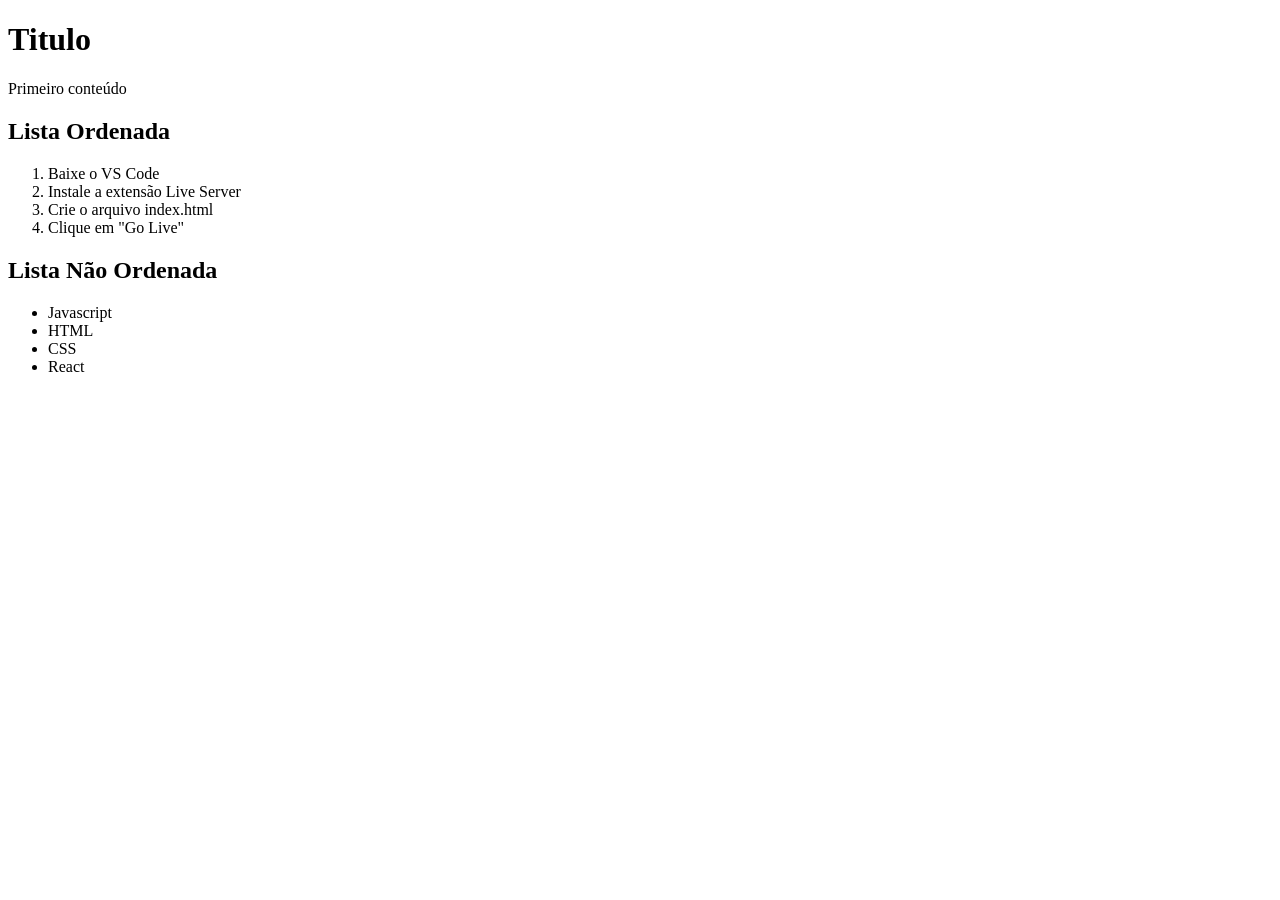
<file: S07/index.html>
<!-- raiz / -> index.html
url.com/contato -> contato.html
url.com/sobre -> sobre.html -->

<!DOCTYPE html>
<html lang="pt-br">

<head>
    <meta charset="UTF-8">
    <meta name="viewport" content="width=device-width, initial-scale=1.0">
    <title>SCTEC Semana 07</title>
</head>

<body>
    <!-- REGRAS SEMANTICAS -->
    <!-- EXISTA APENAS UM H1 (titulo) na página html -->

    <!-- Titulo e subtitulos -->
    <!-- h1, h2, h3, h4, h5, h6 -->

    <!-- Textos -->
    <!-- p, span -->

    <!-- ORGANIZACAO DE CONTEUDO -->
    <!-- div, section, footer, header, nav, article -->
    <!-- <section> organiza o conteudo. <div> organiza o visual. -->


    <!-- Conteudo Principal -->
    <div>
        <h1>Titulo</h1>
        <p>Primeiro conteúdo</p>
    </div>

    <!-- Conteudo secundario -->
    <!-- <div>
        <h2>Sub Titulo</h2>   
        <p>Segundo conteúdo</p>
    </div>     -->

    <div>
        <h2>Lista Ordenada</h2>
        <ol>
            <li>Baixe o VS Code</li>
            <li>Instale a extensão Live Server</li>
            <li>Crie o arquivo index.html</li>
            <li>Clique em "Go Live"</li>
        </ol>
    </div>

    <section>
        <h2>Lista Não Ordenada</h2>
        <ul>
            <li>Javascript</li>
            <li>HTML</li>
            <li>CSS</li>
            <li>React</li>
        </ul>
    </section>
</body>

</html>
</file>
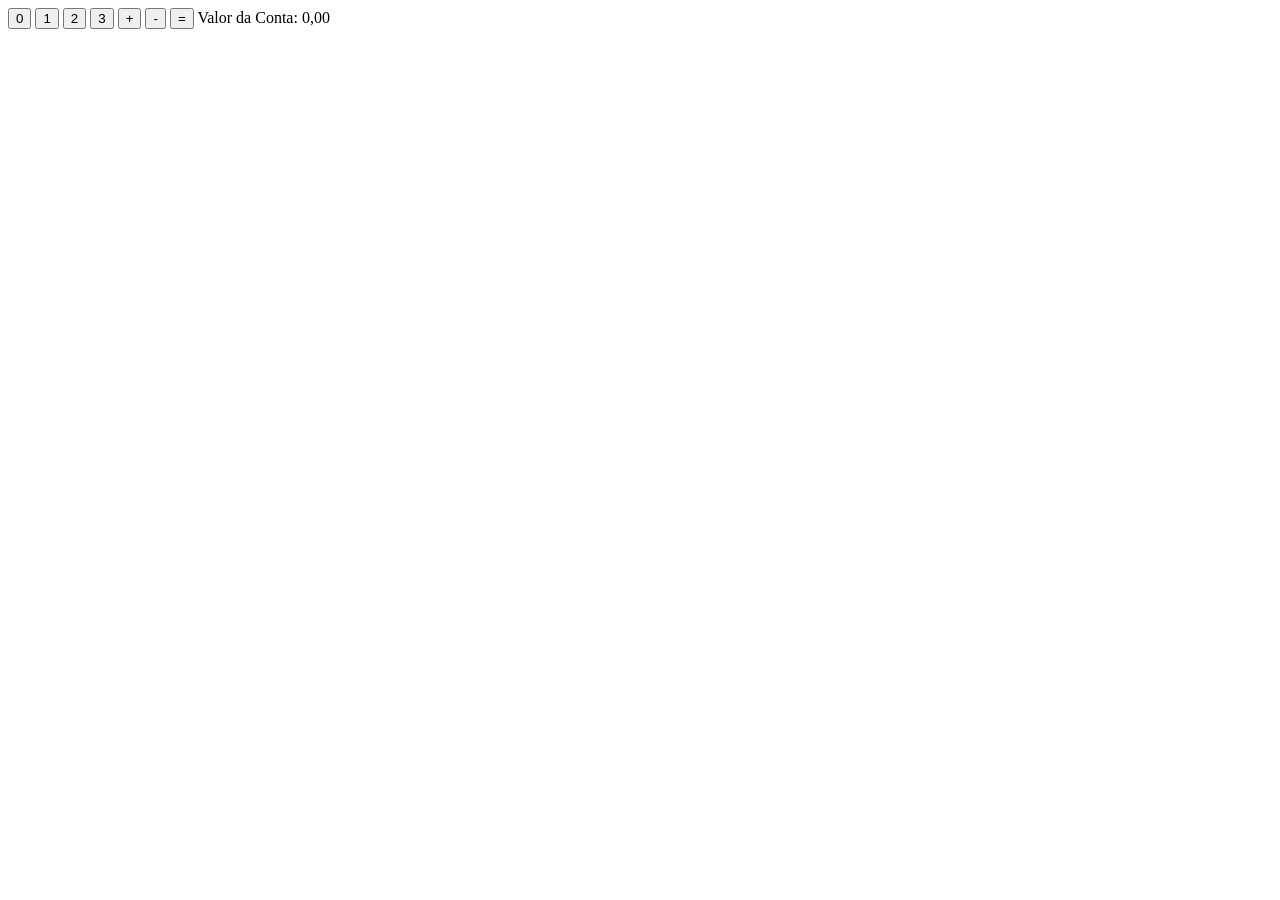
<file: desafio/calculadora/index.html>
<!DOCTYPE html>
<html lang="pt-BR">
<head>
    <meta charset="UTF-8">
    <meta name="viewport" content="width=device-width, initial-scale=1.0">
    <title>Calculadora</title>
</head>
<body>
    <button>0</button>
    <button>1</button>
    <button>2</button>
    <button>3</button>

    <button>+</button>
    <button>-</button>

    <button>=</button>

    <span>
        Valor da Conta: 
        <span id="valorConta">0,00</span>
    </span>

    <script src="./script.js"></script>
</body>
</html>
</file>
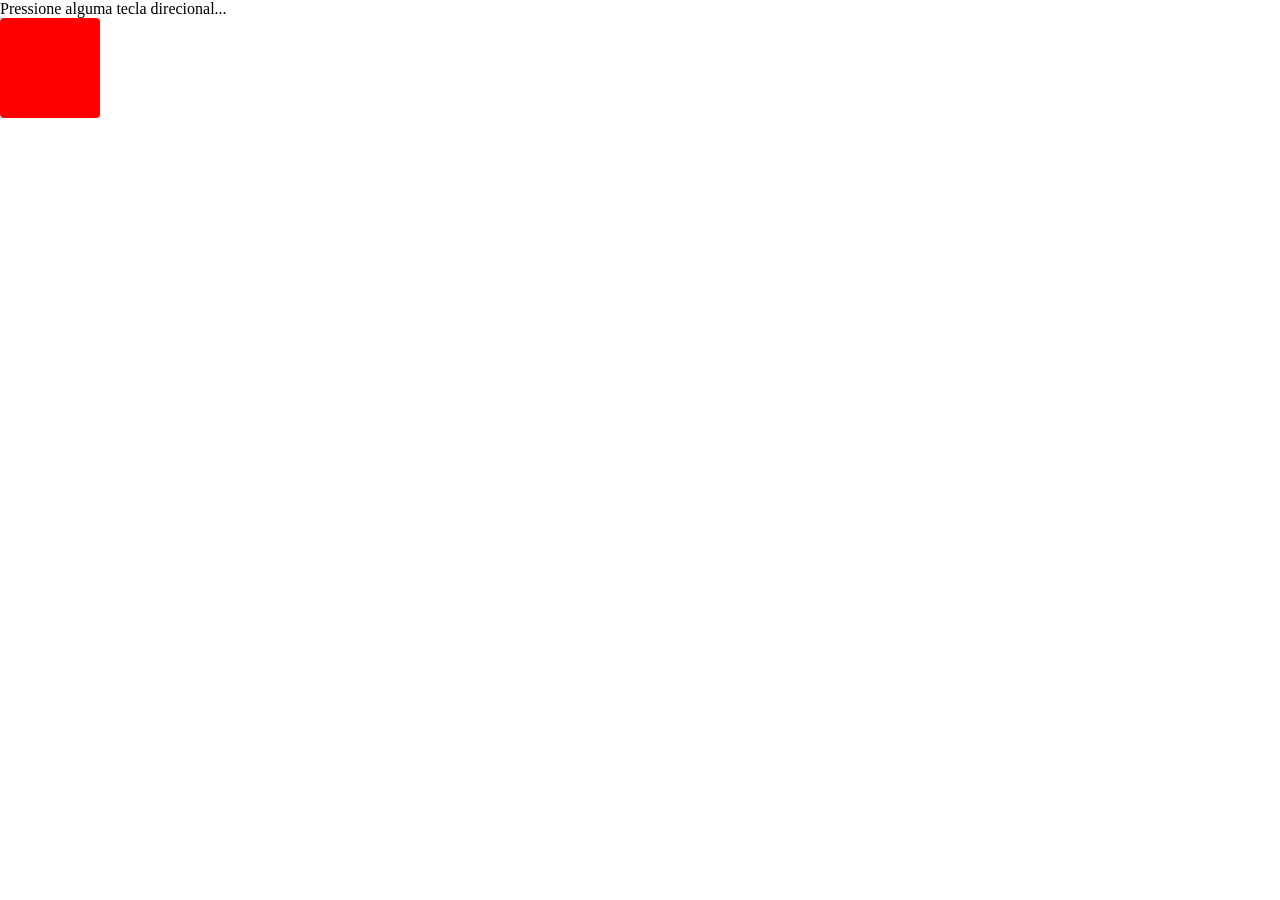
<file: desafio/gamebox/index.html>
<!DOCTYPE html>
<html lang="en">

<head>
    <meta charset="UTF-8">
    <meta name="viewport" content="width=device-width, initial-scale=1.0">
    <title>Gamebox</title>
    <!-- Integrar o CSS com o HTML -->
    <link rel="stylesheet" href="./styles.css">
</head>

<body>

    <p id="tecla">Pressione alguma tecla direcional...</p>
    <!-- Tecla pressionada: nome da tecla -->

    <div id="box" class="box bg-red"></div>

    <script src="main.js"></script>
</body>

</html>
</file>
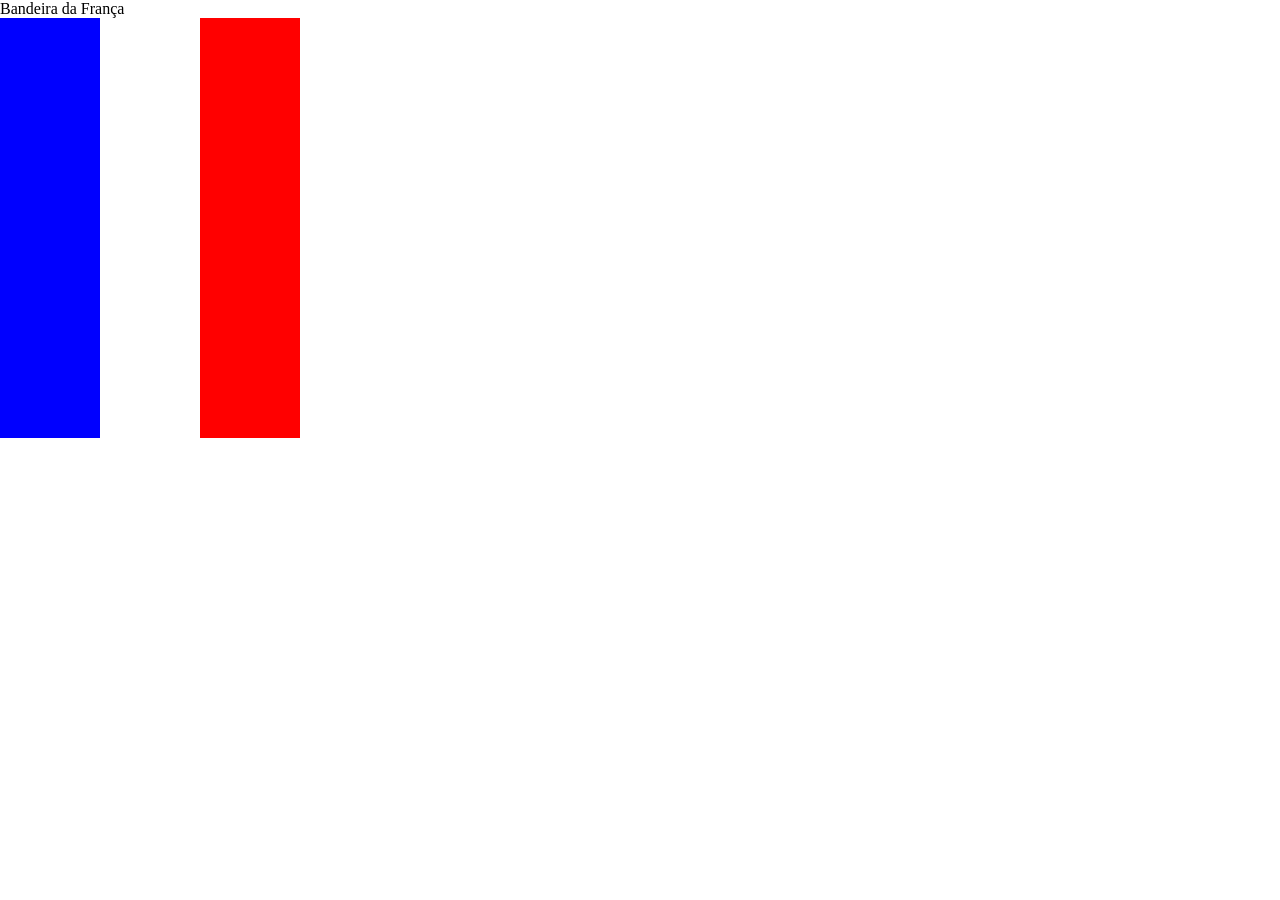
<file: S10/Aula2/index.html>
<!doctype html>
<html lang="pt-BR">
  <head>
    <meta charset="UTF-8" />
    <meta name="viewport" content="width=device-width, initial-scale=1.0" />
    <link rel="stylesheet" href="./assets/styles/index.style.css" />
    <title>Responsividade</title>
  </head>
  <body>
    <p>
      Bandeira da <span class="texto-franca">França</span
      ><span class="texto-holanda">Holanda</span>
    </p>
    <div class="container">
      <div class="cor-azul"></div>
      <div class="cor-branca"></div>
      <div class="cor-vermelha"></div>
    </div>
  </body>
</html>
</file>
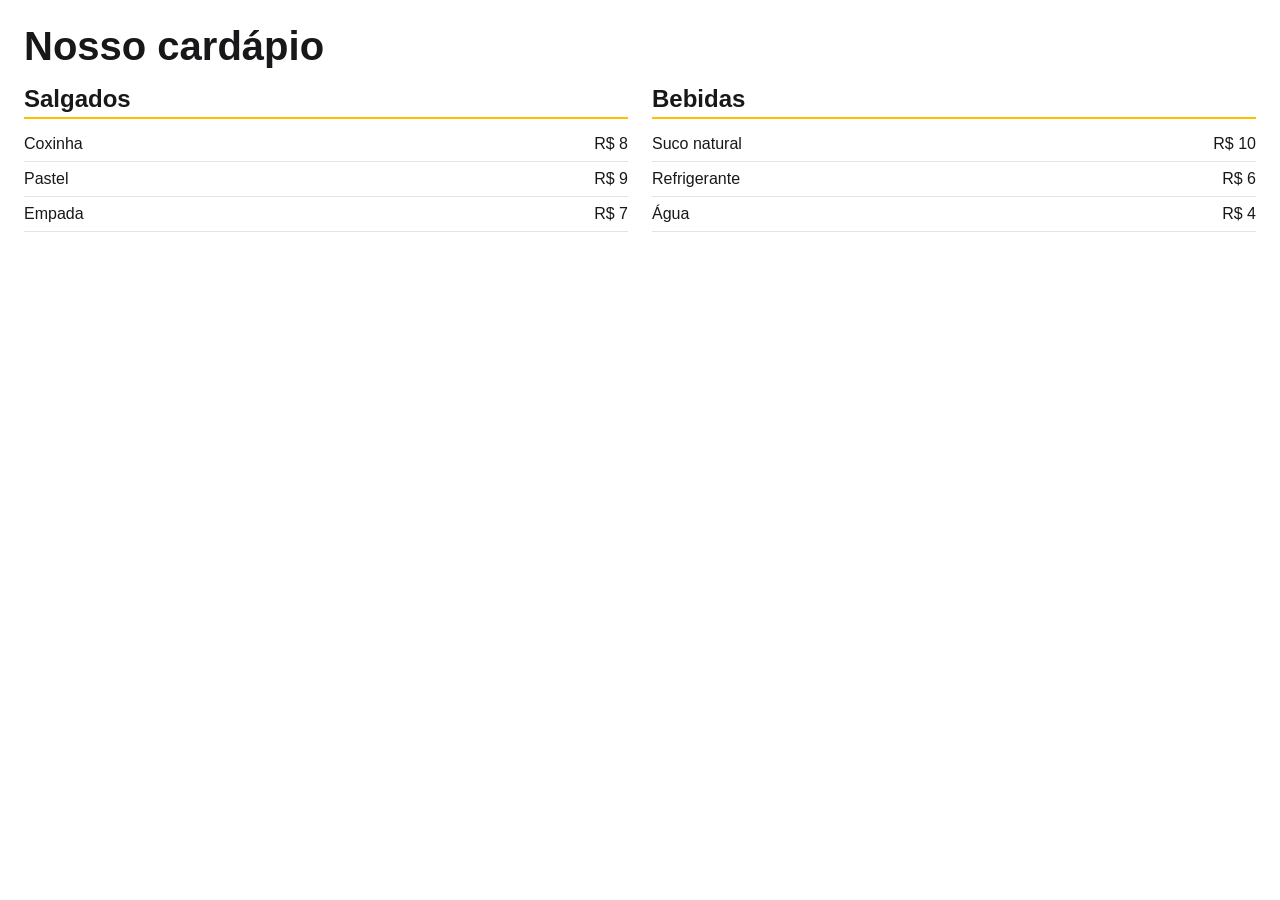
<file: S10/desafio-cardapio/index.html>
<!doctype html>
<html lang="pt-BR">
  <head>
    <meta charset="UTF-8" />
    <meta name="viewport" content="width=device-width, initial-scale=1.0" />
    <title>Cantina do Maestro - Cardápio</title>
    <link rel="stylesheet" href="./assets/styles/index.style.css" />
  </head>

  <body>
    <h1 class="titulo">Nosso cardápio</h1>

    <div class="cardapio">
      <section class="coluna">
        <h2>Salgados</h2>
        <div class="item"><span>Coxinha</span><span>R$ 8</span></div>
        <div class="item"><span>Pastel</span><span>R$ 9</span></div>
        <div class="item"><span>Empada</span><span>R$ 7</span></div>
      </section>

      <section class="coluna">
        <h2>Bebidas</h2>
        <div class="item"><span>Suco natural</span><span>R$ 10</span></div>
        <div class="item"><span>Refrigerante</span><span>R$ 6</span></div>
        <div class="item"><span>Água</span><span>R$ 4</span></div>
      </section>
    </div>
  </body>
</html>
</file>
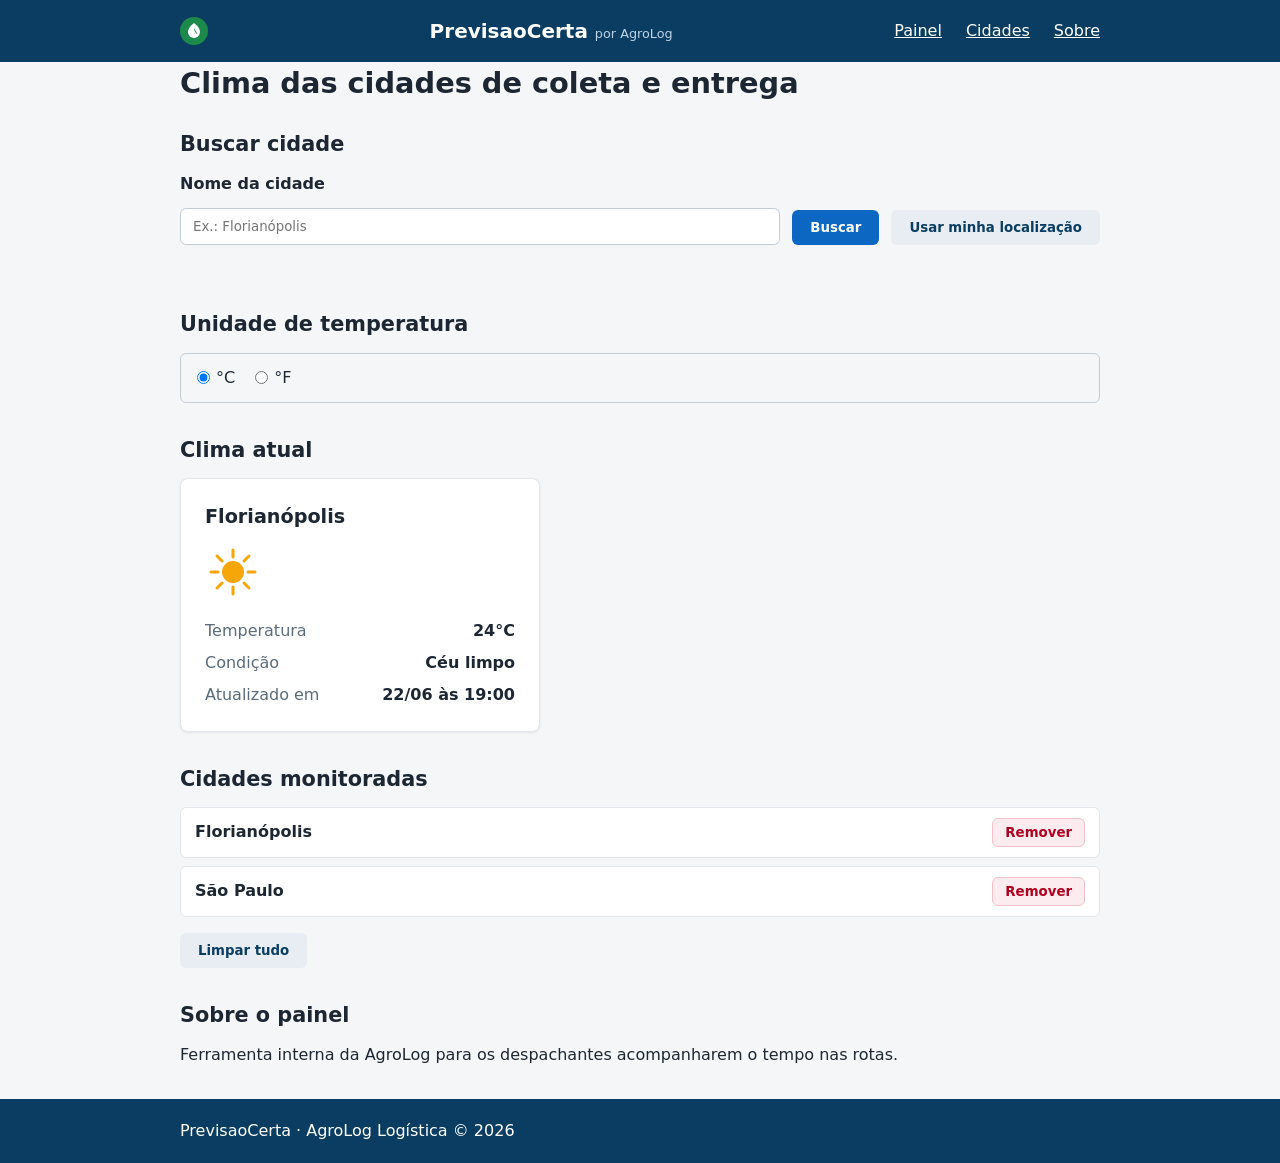
<file: S11/Aula1/index.html>
<!DOCTYPE html>
<html lang="pt-BR">
<head>
  <meta charset="UTF-8" />
  <meta name="viewport" content="width=device-width, initial-scale=1.0" />
  <!-- SEO on-page: title aparece na aba e no Google; description é o resumo do resultado de busca -->
  <title>PrevisaoCerta — Painel climático da AgroLog</title>
  <meta name="description" content="Painel operacional da AgroLog para acompanhar o clima nas cidades de coleta e entrega." />
  <link rel="stylesheet" href="./styles.css" />
</head>
<body>
  <!-- LANDMARK header: identidade + navegação do painel -->
  <header class="cabecalho">
    <div class="container cabecalho-interna">
      <!-- logo decorativo da MARCA: alt vazio (a máquina ignora; o nome já vem no texto ao lado) -->
      <img src="./assets/logo-agrolog.svg" alt="" class="logo" />
      <p class="marca">PrevisaoCerta <span class="marca-sub">por AgroLog</span></p>
      <!-- LANDMARK nav com rótulo: o leitor de tela anuncia "navegação principal" -->
      <nav aria-label="Navegação principal" class="menu">
        <a href="#painel">Painel</a>
        <a href="#cidades">Cidades</a>
        <a href="#sobre">Sobre</a>
      </nav>
    </div>
  </header>

  <!-- LANDMARK main: o conteúdo único da página. UM só h1 na página inteira -->
  <main class="container">
    <h1>Clima das cidades de coleta e entrega</h1>

    <!-- BUSCA: form com role=search; label ligado ao input por for/id -->
    <section aria-labelledby="titulo-busca">
      <h2 id="titulo-busca">Buscar cidade</h2>
      <form id="form-busca" role="search" class="form-busca">
        <label for="input-cidade">Nome da cidade</label>
        <input type="search" id="input-cidade" name="cidade" placeholder="Ex.: Florianópolis" autocomplete="off" />
        <button type="submit" id="btn-buscar">Buscar</button>
        <!-- botão da Browser API: presente já na A1, inerte; ganha vida na A3 -->
        <button type="button" id="btn-minha-localizacao">Usar minha localização</button>
      </form>
      <!-- REGIÃO VIVA: anuncia carregando/erro ao leitor de tela sem mover o foco -->
      <p id="status" aria-live="polite" role="status"></p>
    </section>

    <!-- PREFERÊNCIA de unidade: fieldset agrupa os radios; legend é o rótulo do grupo -->
    <section aria-labelledby="titulo-unidade">
      <h2 id="titulo-unidade">Unidade de temperatura</h2>
      <fieldset id="seletor-unidade" class="seletor-unidade">
        <legend class="visually-hidden">Escolha a unidade</legend>
        <label><input type="radio" name="unidade" id="unidade-celsius" value="celsius" checked /> °C</label>
        <label><input type="radio" name="unidade" id="unidade-fahrenheit" value="fahrenheit" /> °F</label>
      </fieldset>
    </section>

    <!-- CARD do clima: article (conteúdo autônomo); dl = pares rótulo/valor; time = momento -->
    <section id="painel" aria-labelledby="titulo-painel">
      <h2 id="titulo-painel">Clima atual</h2>
      <article id="card-clima" class="card-clima">
        <h3 class="card-cidade">Florianópolis</h3>
        <!-- imagem INFORMATIVA: alt descreve o conteúdo (não decorativo) -->
        <img src="./assets/icones/sol.svg" alt="Céu limpo" class="card-icone" />
        <dl class="card-lista">
          <div class="card-dado">
            <dt>Temperatura</dt>
            <dd>24°C</dd>
          </div>
          <div class="card-dado">
            <dt>Condição</dt>
            <dd>Céu limpo</dd>
          </div>
          <div class="card-dado">
            <dt>Atualizado em</dt>
            <dd><time datetime="2026-06-22T19:00">22/06 às 19:00</time></dd>
          </div>
        </dl>
      </article>
    </section>

    <!-- COLEÇÃO: lista de cidades monitoradas. ul/li com nome + botão remover acessível -->
    <section id="cidades" aria-labelledby="titulo-cidades">
      <h2 id="titulo-cidades">Cidades monitoradas</h2>
      <ul id="lista-cidades" class="lista-cidades">
        <li class="cidade-item">
          <span class="cidade-nome">Florianópolis</span>
          <!-- aria-label dá ao botão um nome completo p/ o leitor de tela (o "X" sozinho não diz nada) -->
          <button type="button" class="btn-remover" aria-label="Remover Florianópolis">Remover</button>
        </li>
        <li class="cidade-item">
          <span class="cidade-nome">São Paulo</span>
          <button type="button" class="btn-remover" aria-label="Remover São Paulo">Remover</button>
        </li>
      </ul>
      <button type="button" id="btn-limpar-tudo">Limpar tudo</button>
    </section>

    <section id="sobre" aria-labelledby="titulo-sobre">
      <h2 id="titulo-sobre">Sobre o painel</h2>
      <p>Ferramenta interna da AgroLog para os despachantes acompanharem o tempo nas rotas.</p>
    </section>
  </main>

  <!-- LANDMARK footer -->
  <footer class="rodape">
    <div class="container">
      <p>PrevisaoCerta · AgroLog Logística © 2026</p>
    </div>
  </footer>
</body>
</html>
</file>
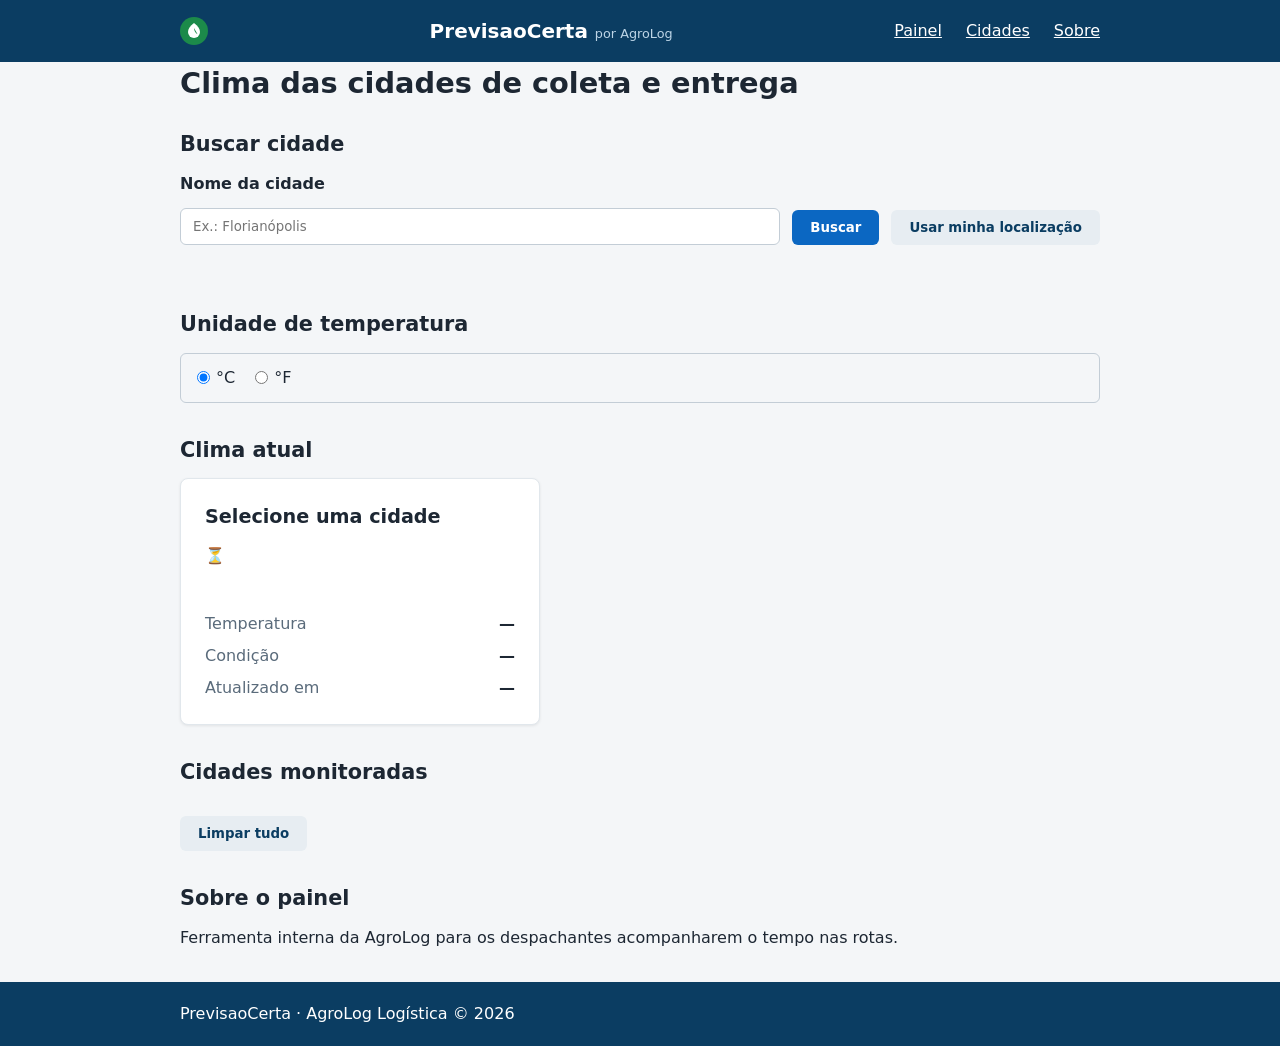
<file: S11/Aula3/index.html>
<!doctype html>
<html lang="pt-BR">
  <head>
    <meta charset="UTF-8" />
    <meta name="viewport" content="width=device-width, initial-scale=1.0" />
    <!-- SEO on-page: title aparece na aba e no Google; description é o resumo do resultado de busca -->
    <title>PrevisaoCerta — Painel climático da AgroLog</title>
    <meta
      name="description"
      content="Painel operacional da AgroLog para acompanhar o clima nas cidades de coleta e entrega."
    />
    <link rel="stylesheet" href="./assets/styles/index.style.css" />
  </head>
  <body>
    <!-- LANDMARK header: identidade + navegação do painel -->
    <header class="cabecalho">
      <div class="container cabecalho-interna">
        <!-- logo decorativo da MARCA: alt vazio (a máquina ignora; o nome já vem no texto ao lado) -->
        <img src="./assets/logo-agrolog.svg" alt="" class="logo" />
        <p class="marca">
          PrevisaoCerta <span class="marca-sub">por AgroLog</span>
        </p>
        <!-- LANDMARK nav com rótulo: o leitor de tela anuncia "navegação principal" -->
        <nav aria-label="Navegação principal" class="menu">
          <a href="#painel">Painel</a>
          <a href="#cidades">Cidades</a>
          <a href="#sobre">Sobre</a>
        </nav>
      </div>
    </header>

    <!-- LANDMARK main: o conteúdo único da página. UM só h1 na página inteira -->
    <main class="container">
      <h1>Clima das cidades de coleta e entrega</h1>

      <!-- BUSCA: form com role=search; label ligado ao input por for/id -->
      <section aria-labelledby="titulo-busca">
        <h2 id="titulo-busca">Buscar cidade</h2>
        <form id="form-busca" role="search" class="form-busca">
          <label for="input-cidade">Nome da cidade</label>
          <input
            type="search"
            id="input-cidade"
            name="cidade"
            placeholder="Ex.: Florianópolis"
            autocomplete="off"
          />
          <button type="submit" id="btn-buscar">Buscar</button>
          <!-- botão da Browser API: presente já na A1, inerte; ganha vida na A3 -->
          <button type="button" id="btn-minha-localizacao">
            Usar minha localização
          </button>
        </form>
        <!-- REGIÃO VIVA: anuncia carregando/erro ao leitor de tela sem mover o foco -->
        <p id="status" aria-live="polite" role="status"></p>
      </section>

      <!-- PREFERÊNCIA de unidade: fieldset agrupa os radios; legend é o rótulo do grupo -->
      <section aria-labelledby="titulo-unidade">
        <h2 id="titulo-unidade">Unidade de temperatura</h2>
        <fieldset id="seletor-unidade" class="seletor-unidade">
          <legend class="visually-hidden">Escolha a unidade</legend>
          <label
            ><input
              type="radio"
              name="unidade"
              id="unidade-celsius"
              value="celsius"
              checked
            />
            °C</label
          >
          <label
            ><input
              type="radio"
              name="unidade"
              id="unidade-fahrenheit"
              value="fahrenheit"
            />
            °F</label
          >
        </fieldset>
      </section>

      <!-- CARD do clima: article (conteúdo autônomo); dl = pares rótulo/valor; time = momento -->
      <section id="painel" aria-labelledby="titulo-painel">
        <h2 id="titulo-painel">Clima atual</h2>
        <article id="card-clima" class="card-clima">
          <h3 class="card-cidade">Selecione uma cidade</h3>
          <!-- ícone do clima DINÂMICO (A3): emoji acessível via role="img" + aria-label. O JS troca o emoji conforme a condição. -->
          <p class="card-icone" role="img" aria-label="Aguardando dados">⏳</p>
          <dl class="card-lista">
            <div class="card-dado">
              <dt>Temperatura</dt>
              <dd class="card-temperatura">—</dd>
            </div>
            <div class="card-dado">
              <dt>Condição</dt>
              <dd class="card-condicao">—</dd>
            </div>
            <div class="card-dado">
              <dt>Atualizado em</dt>
              <dd><time class="card-momento" datetime="">—</time></dd>
            </div>
          </dl>
        </article>
      </section>

      <!-- COLEÇÃO: lista de cidades monitoradas. ul/li com nome + botão remover acessível -->
      <section id="cidades" aria-labelledby="titulo-cidades">
        <h2 id="titulo-cidades">Cidades monitoradas</h2>
        <ul id="lista-cidades" class="lista-cidades"></ul>
        <button type="button" id="btn-limpar-tudo">Limpar tudo</button>
      </section>

      <section id="sobre" aria-labelledby="titulo-sobre">
        <h2 id="titulo-sobre">Sobre o painel</h2>
        <p>
          Ferramenta interna da AgroLog para os despachantes acompanharem o
          tempo nas rotas.
        </p>
      </section>
    </main>

    <!-- LANDMARK footer -->
    <footer class="rodape">
      <div class="container">
        <p>PrevisaoCerta · AgroLog Logística © 2026</p>
      </div>
    </footer>

    <script src="./assets/scripts/main.js"></script>
  </body>
</html>
</file>
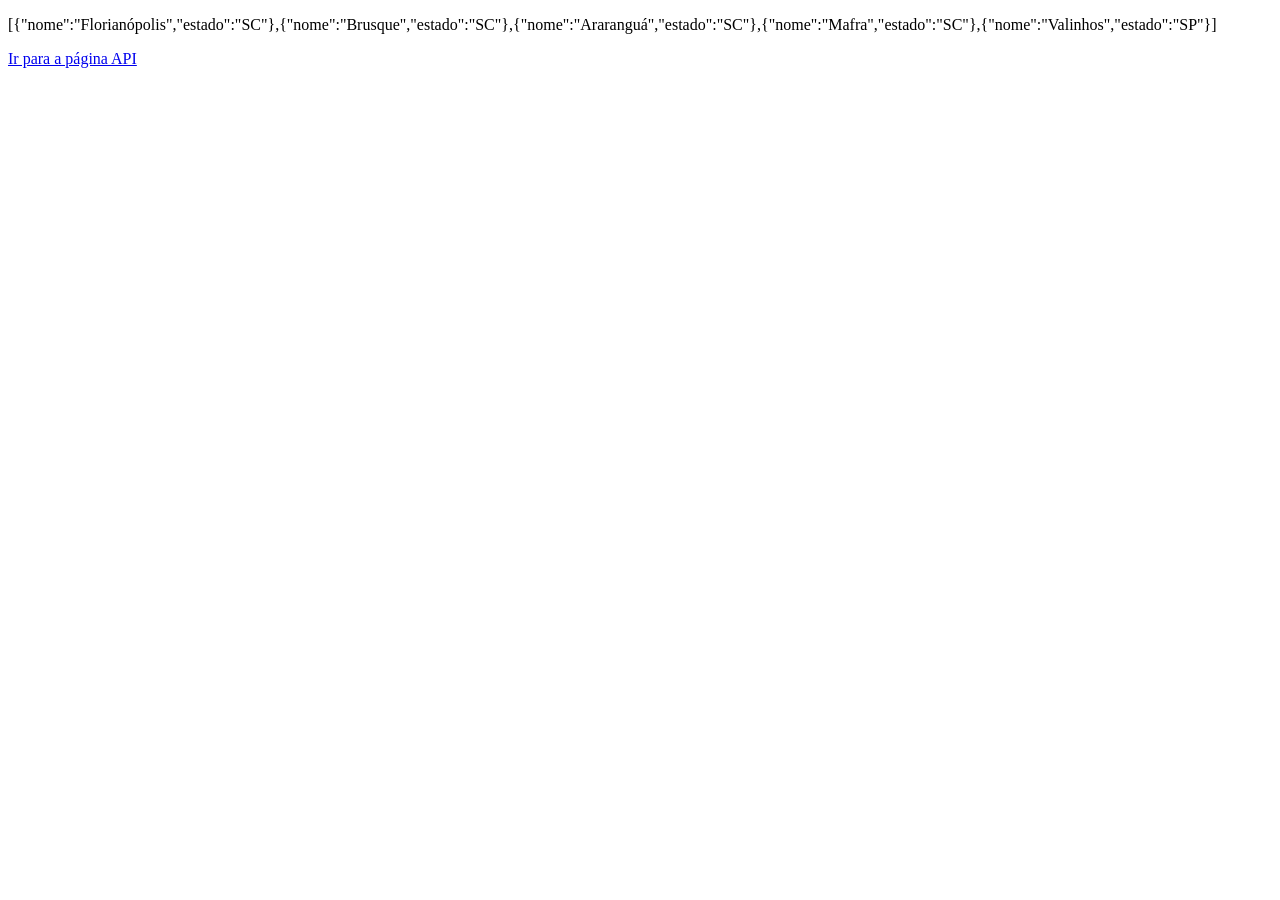
<file: S11/revisao/index.html>
<!doctype html>
<html lang="pt-BR">
  <head>
    <meta charset="UTF-8" />
    <meta name="viewport" content="width=device-width, initial-scale=1.0" />
    <title>Revisão</title>
  </head>
  <body>
    <p id="cidades"></p>

    <a href="./pages/api.html">Ir para a página API</a>
    <script src="./assets/scripts/main.js"></script>
  </body>
</html>
</file>
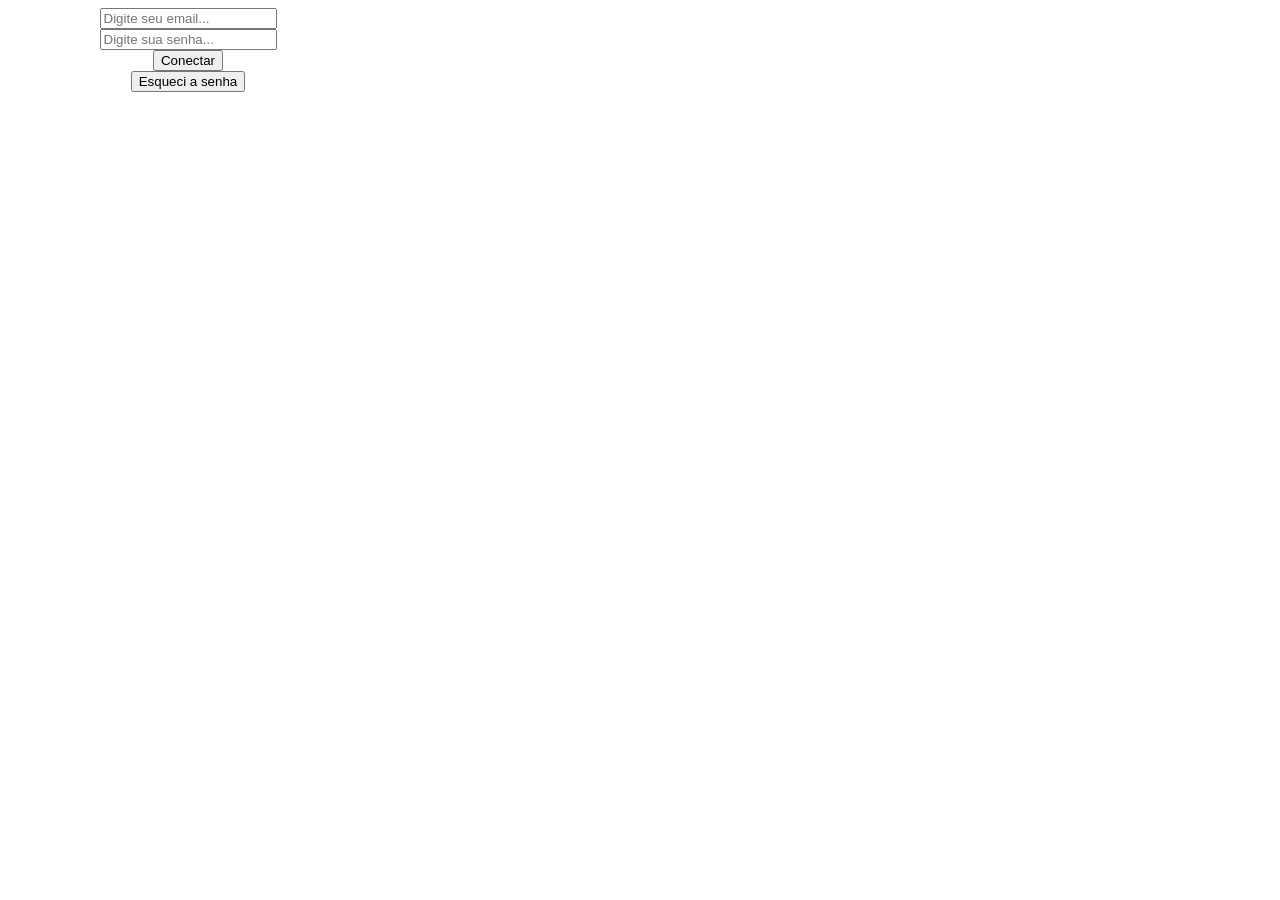
<file: S08/aula2/form-login/index.html>
<!DOCTYPE html>
<html lang="pt-BR">

<head>
    <meta charset="UTF-8">
    <meta name="viewport" content="width=device-width, initial-scale=1.0">
    <title>Document</title>
    <!-- Integrar o CSS com o HTML -->
    <link rel="stylesheet" href="./styles.css">
</head>

<body>
    <div class="container">
        <input type="email" id="input-email" placeholder="Digite seu email...">
        <input type="password" id="input-pwd" placeholder="Digite sua senha...">

        <span id="mensagem"></span>

        <button id="btn-conectar" class="button button-active">Conectar</button>
        <button id="btn-esqueci-senha" class="button">Esqueci a senha</button>
    </div>

    <script src="./main.js"></script>
</body>

</html>
</file>
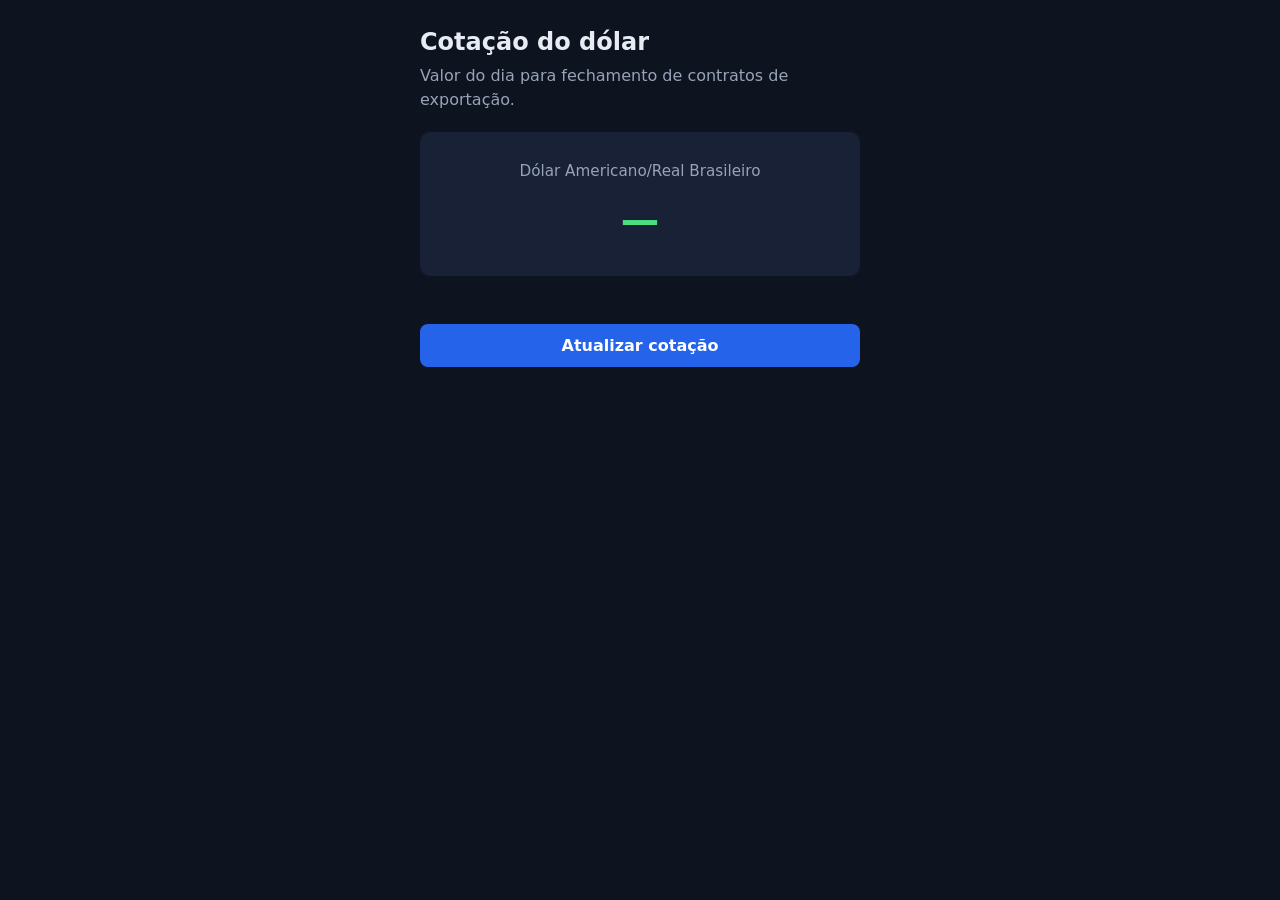
<file: S11/Aula3/atividade/estacao-1-cotacao-awesomeapi/index.html>
<!DOCTYPE html>
<html lang="pt-BR">

<head>
  <meta charset="UTF-8" />
  <meta name="viewport" content="width=device-width, initial-scale=1.0" />
  <title>AgroCâmbio — Cotação do dólar</title>
  <meta name="description" content="Cotação do dólar do dia em tempo real via AwesomeAPI para a AgroCâmbio." />
  <link rel="stylesheet" href="./styles.css" />
</head>

<body>
  <main class="container">
    <h1>Cotação do dólar</h1>
    <p class="legenda">Valor do dia para fechamento de contratos de exportação.</p>

    <!-- card do valor: article = conteúdo autônomo (herança da A1) -->
    <article id="card-cotacao" class="card-cotacao">
      <p class="moeda" id="nome-moeda">Dólar Americano/Real Brasileiro</p>
      <!-- valor preenchido pelo JS; começa com um traço enquanto não carrega -->
      <p class="valor" id="valor-dolar">—</p>
    </article>

    <!-- REGIÃO VIVA: anuncia carregando/erro ao leitor de tela -->
    <p id="status" aria-live="polite" role="status"></p>

    <button type="button" id="btn-atualizar">Atualizar cotação</button>
  </main>

  <script src="./main.js" defer></script>
</body>

</html>
</file>
<file: desafio/gamebox/styles.css>
* {
    margin: 0;
    padding: 0;
    box-sizing: border-box;
}
.box {
    width: 100px;
    height: 100px;
    border-radius: 4px;
} 
.bg-red {
    background: red;
}
</file>
<file: S10/Aula2/assets/styles/index.style.css>
* {
  margin: 0;
  padding: 0;
  box-sizing: border-box;
}

.container {
  display: flex;
  flex-direction: row;
  max-width: 300px;
}

.cor-azul {
  width: 200px;
  height: 420px;
  background-color: blue;
}
.cor-branca {
  width: 200px;
  height: 420px;
  background-color: white;
}
.cor-vermelha {
  width: 200px;
  height: 420px;
  background-color: red;
}

.texto-holanda {
  display: none;
}

@media (max-width: 400px) {
  /*
    Leitura max-width: Até este tamanho de largura
    Leitura min-width: A partir deste tamanho de largura
  */
  .container {
    flex-direction: column;
  }

  .cor-azul, .cor-branca, .cor-vermelha {
    width: 300px;
    height: 75px;
  }
  
  .texto-franca {
    display: none;
  }

  .texto-holanda {
    display: inline;
  }

}
</file>
<file: S10/desafio-cardapio/assets/styles/index.style.css>
/* Cardápio responsivo — mobile-first.
   "Mobile-first" = escrevemos PRIMEIRO o layout do celular (sem media query) e,
   só depois, usamos @media para o desktop. Aqui as colunas começam empilhadas
   (celular) e, em telas largas, passam a ficar lado a lado.
   Dica de leitura: o comentário ao lado de cada propriedade explica O QUE ela
   faz e QUANDO usá-la. */

/* O seletor "*" pega TODOS os elementos da página de uma vez (é o "reset" inicial). */
* {
  margin: 0;
  /* zera a margem (espaço externo) padrão do navegador */
  padding: 0;
  /* zera o padding (espaço interno) padrão — partimos de um ponto previsível */
  font-family: 'Inter', sans-serif;
  /* fonte padrão de tudo; se a Inter não carregar, cai na sans-serif do sistema */
}

/* BODY = a página inteira. */
body {
  padding: 24px;
  /* respiro interno em todos os lados, p/ o conteúdo não colar nas bordas */
  color: #18181b;
  /* cor padrão do texto (quase preto); "color" é herdada, então desce p/ os filhos */
}

/* TÍTULO do cardápio — tamanho FLUIDO com clamp(). */
.titulo {
  margin-bottom: 16px;
  /* afasta 16px do conteúdo abaixo (as colunas) */
  font-size: clamp(1.5rem, 5vw, 2.5rem);
  /* tamanho FLUIDO: mínimo 1.5rem, ideal 5% da largura da tela (vw), máximo 2.5rem → acompanha a tela */
}

/* BASE = celular: as duas colunas empilham */
/* CARDÁPIO — o container das colunas (Comidas | Bebidas). No celular, empilhadas. */
.cardapio {
  display: flex;
  /* liga o Flexbox: as colunas viram itens flex */
  flex-direction: column;
  /* empilha os itens em COLUNA (um embaixo do outro) — este é o padrão do celular */
  gap: 24px;
  /* espaço de 24px ENTRE as colunas (substitui margens manuais) */
}

/* Título de cada coluna (o "h2" dentro de .coluna), com risco amarelo embaixo. */
.coluna h2 {
  margin-bottom: 8px;
  /* espaço abaixo do título, antes dos itens */
  padding-bottom: 4px;
  /* respiro interno embaixo, afastando o texto da linha */
  border-bottom: 2px solid #ffbf00;
  /* linha embaixo: largura 2px, estilo sólido, cor amarela (decoração) */
}

/* item: nome de um lado, preço do outro (flex básico da S07) */
/* ITEM — uma linha do cardápio: nome à esquerda, preço à direita. */
.item {
  display: flex;
  /* põe nome e preço lado a lado, em linha */
  justify-content: space-between;
  /* empurra os filhos p/ as pontas: nome na esquerda, preço na direita */
  padding: 8px 0;
  /* "8px 0" = 8px em cima/baixo e 0 nas laterais (respiro vertical de cada item) */
  border-bottom: 1px solid #e4e4e7;
  /* linha fina cinza separando um item do próximo */
}

/* DESKTOP (a partir de 768px): as colunas ficam lado a lado */
/* "@media" aplica as regras de dentro SÓ quando a condição é verdadeira.
   "min-width: 768px" = a partir de 768px, ou seja, em telas LARGAS.
   "em" é unidade relativa ao tamanho da fonte — boa prática em media queries. */
@media (min-width: 768px) {
  .cardapio {
    flex-direction: row;
    /* no desktop, troca p/ LINHA: as colunas passam a ficar lado a lado */
  }

  .coluna {
    flex: 1;
    /* cada coluna ocupa uma fração igual do espaço (as duas com a mesma largura) */
  }
}
</file>
<file: S11/Aula1/styles.css>
/* PrevisaoCerta — A1. O CSS reusa o Flexbox/responsivo da S07/S10:
   a NOVIDADE da aula é a semântica do HTML, não o layout. Comentário propriedade a propriedade. */

/* O seletor "*" pega TODOS os elementos da página de uma vez (é o "reset" inicial). */
* {
  margin: 0;              /* zera a margem padrão do navegador */
  padding: 0;             /* zera o padding padrão */
  box-sizing: border-box; /* width/height já incluem padding e borda — use sempre */
  font-family: 'Segoe UI', system-ui, sans-serif; /* fonte do sistema (sem depender de CDN na A1) */
}

body {
  background-color: #f4f6f8; /* cinza muito claro = tema operacional limpo */
  color: #1d2733;            /* texto escuro com bom CONTRASTE (requisito de a11y) */
  line-height: 1.5;          /* respiro entre linhas, ajuda a leitura */
}

a { color: #0b67c2; }        /* link com contraste suficiente sobre o fundo claro */

/* .container: centraliza e limita a largura (mesmo padrão da S10) */
.container {
  max-width: 960px;   /* não estica demais em telas largas */
  margin: 0 auto;     /* auto nas laterais = centraliza */
  padding: 0 20px;    /* respiro lateral em qualquer tela */
}

/* HEADER em Flexbox (logo/marca | menu) */
.cabecalho { background-color: #0b3d62; color: #fff; } /* azul-marinho do topo + texto branco por cima */
.cabecalho-interna {
  display: flex;                  /* logo, marca e menu lado a lado */
  flex-wrap: wrap;                /* no celular quebram de linha */
  align-items: center;            /* mesma altura */
  justify-content: space-between; /* empurra para as pontas */
  gap: 16px;                      /* espaço de 16px ENTRE os filhos (substitui margens manuais) */
  padding-top: 16px;              /* respiro interno acima da barra */
  padding-bottom: 16px;           /* respiro interno abaixo (juntos dão "altura" à barra) */
}

.logo {
  height: 28px;     /* fixa a altura do logo em 28px */
  max-width: 100%;  /* trava: nunca passa da largura disponível (não vaza em tela pequena) */
}

/* MARCA: o nome textual ao lado do logo (é ele que o leitor de tela anuncia, não a imagem) */
.marca {
  font-size: 1.25rem; /* um pouco maior que o corpo, p/ destacar a identidade */
  font-weight: 600;   /* semibold dá peso ao nome do produto */
}

.marca-sub {
  font-size: 0.8rem;     /* menor: é o complemento "por AgroLog" */
  font-weight: 400;      /* peso normal p/ ser secundário ao nome */
  color: #bcd4e6;        /* azul bem claro: subordinado ao branco da marca, ainda com contraste */
}

.menu { display: flex; flex-wrap: wrap; gap: 24px; } /* links lado a lado; quebram se faltar espaço; 24px entre eles */
.menu a { color: #fff; } /* links do menu em branco (sobrescreve o azul do "a" lá em cima) */

/* FOCO VISÍVEL — conceito de a11y: NÃO remover o outline; reforçar.
   Toda navegação por teclado precisa ver onde está. */
a:focus-visible,
button:focus-visible,
input:focus-visible {
  outline: 3px solid #ffb300; /* contorno bem visível ao tabular */
  outline-offset: 2px;        /* afasta o contorno 2px do elemento, p/ ele "respirar" e ficar legível */
}

/* .visually-hidden: some da tela MAS continua no leitor de tela (rótulos invisíveis) */
.visually-hidden {
  position: absolute;          /* tira do fluxo p/ não ocupar espaço visual */
  width: 1px; height: 1px;     /* reduz a 1px (some do olho, mas continua no DOM) */
  padding: 0; margin: -1px;    /* zera o respiro e puxa 1px p/ fora, p/ não deixar resíduo na tela */
  overflow: hidden; clip: rect(0 0 0 0); /* recorta tudo que vazaria do 1×1px */
  white-space: nowrap; border: 0;        /* impede quebra de linha e remove qualquer borda */
}

/* MAIN: respiro vertical entre o header/footer e o conteúdo das seções */
main { padding-top: 32px; padding-bottom: 32px; }

/* TÍTULOS: hierarquia visual que acompanha a hierarquia semântica (um h1, depois h2, depois h3) */
h1 {
  font-size: 1.8rem;   /* maior título da página (só existe um h1) */
  margin-bottom: 24px; /* afasta do primeiro bloco abaixo */
}

h2 {
  font-size: 1.3rem;   /* título de seção, menor que o h1 */
  margin-bottom: 12px; /* espaço antes do conteúdo da seção */
}

/* cada <section> ganha respiro abaixo p/ separar visualmente as regiões da página */
section { margin-bottom: 32px; }

/* BUSCA — Flexbox que quebra: campo + botões lado a lado, empilham no celular */
.form-busca {
  display: flex;       /* label, input e botões viram itens flex em linha */
  flex-wrap: wrap;     /* quebram de linha quando a tela aperta */
  align-items: flex-end; /* alinha tudo pela base (o label fica acima do input via display:block) */
  gap: 12px;           /* espaço entre os itens do form */
}

.form-busca label {
  display: block;      /* o rótulo ocupa a linha toda, ficando ACIMA do input */
  flex-basis: 100%;    /* força o label p/ a própria linha (input e botões vêm abaixo) */
  font-weight: 600;    /* destaca o rótulo do campo */
}

.form-busca input {
  flex: 1 1 240px;          /* o campo cresce p/ preencher o espaço, partindo de 240px */
  padding: 10px 12px;       /* respiro interno p/ o texto não colar na borda */
  border: 1px solid #c3cdd6;/* borda fina cinza-azulada */
  border-radius: 6px;       /* cantos levemente arredondados */
  background-color: #fff;   /* fundo branco do campo */
  color: #1d2733;           /* texto digitado na cor do corpo */
}

/* botões da busca: mesmo formato, cores diferentes (primário × secundário) */
.form-busca button {
  padding: 10px 18px;   /* botão "gordinho" e clicável */
  border: none;         /* remove a borda padrão */
  border-radius: 6px;   /* cantos arredondados */
  font-weight: 600;     /* texto com peso */
  cursor: pointer;      /* mãozinha ao passar o mouse, indicando que é clicável */
}

#btn-buscar {
  background-color: #0b67c2; /* azul primário = ação principal (buscar) */
  color: #fff;               /* texto branco contrasta com o azul */
}

#btn-minha-localizacao {
  background-color: #e7edf2; /* cinza claro = ação secundária (menos destaque que o "Buscar") */
  color: #0b3d62;            /* texto azul-marinho com bom contraste no cinza */
}

/* #status: a região viva. min-height reserva o espaço p/ a mensagem não "pular" o layout.
   Cor por modificador: .status--erro vermelho acessível, .status--carregando neutro. */
#status { min-height: 1.5em; margin-top: 8px; }   /* reserva uma linha de altura mesmo vazio */
.status--erro { color: #b00020; font-weight: 600; }      /* vermelho com contraste AA */
.status--carregando { color: #555; }                     /* cinza neutro p/ "carregando…" */
.status--sucesso { color: #1d7a34; }                     /* verde de sucesso */

/* PREFERÊNCIA de unidade: fieldset com os radios °C/°F lado a lado */
.seletor-unidade {
  display: flex;        /* as duas opções (°C e °F) em linha */
  flex-wrap: wrap;      /* quebram no celular se faltar espaço */
  gap: 20px;            /* espaço entre as opções */
  border: 1px solid #c3cdd6; /* borda fina que delimita visualmente o grupo (o fieldset agrupa semanticamente) */
  border-radius: 6px;   /* cantos arredondados */
  padding: 12px 16px;   /* respiro interno do grupo */
}

.seletor-unidade label {
  display: flex;       /* alinha o radio e o texto "°C"/"°F" lado a lado */
  align-items: center; /* centraliza o radio com o texto na vertical */
  gap: 6px;            /* pequeno espaço entre o radio e a letra */
  cursor: pointer;     /* mãozinha: a label inteira é clicável (boa prática de a11y) */
}

/* CARD do clima — caixa branca com sombra leve (article = conteúdo autônomo) */
.card-clima {
  background-color: #fff;    /* fundo branco destaca o card sobre o cinza da página */
  border: 1px solid #e1e7ec; /* borda fina p/ delimitar o card */
  border-radius: 8px;        /* cantos arredondados */
  padding: 24px;             /* respiro interno do card */
  box-shadow: 0 1px 3px rgba(0, 0, 0, 0.08); /* sombra: x=0, y=1px, blur=3px, preto com 8% de opacidade */
  max-width: 360px;          /* o card não estica demais em telas largas */
}

.card-cidade {
  font-size: 1.2rem;   /* nome da cidade em destaque dentro do card */
  margin-bottom: 12px; /* afasta o nome do ícone/dados abaixo */
}

.card-icone {
  width: 56px;         /* tamanho fixo do ícone do tempo */
  height: 56px;        /* mantém o quadrado (ícone informativo, com alt descritivo) */
  margin-bottom: 12px; /* espaço abaixo do ícone, antes da lista de dados */
}

/* <dl> do card: cada par rótulo/valor (dt/dd) numa linha, rótulo à esquerda e valor à direita */
.card-lista {
  display: flex;          /* habilita o flex p/ organizar os pares */
  flex-direction: column; /* empilha os pares verticalmente (um abaixo do outro) */
  gap: 8px;               /* espaço entre os pares */
}

.card-dado {
  display: flex;                  /* rótulo (dt) e valor (dd) lado a lado */
  justify-content: space-between; /* empurra rótulo p/ a esquerda e valor p/ a direita */
  gap: 16px;                      /* espaço mínimo entre os dois quando ficam perto */
}

.card-dado dt {
  color: #5a6b7b;  /* cinza-azulado: o rótulo é secundário ao valor */
}

.card-dado dd {
  font-weight: 600; /* o valor (24°C, Céu limpo) em destaque */
}

/* LISTA de cidades monitoradas (ul) — sem marcadores, cada item é uma linha-card */
.lista-cidades {
  list-style: none;       /* remove a "bolinha" padrão da <ul> */
  display: flex;          /* habilita o flex p/ empilhar os itens */
  flex-direction: column; /* um item abaixo do outro */
  gap: 8px;               /* espaço entre os itens da lista */
  margin-bottom: 16px;    /* afasta a lista do botão "Limpar tudo" */
}

/* cada <li>: nome à esquerda, botão "Remover" à direita */
.cidade-item {
  display: flex;                  /* nome e botão lado a lado */
  align-items: center;            /* alinha verticalmente nome e botão */
  justify-content: space-between; /* empurra o botão p/ a direita */
  gap: 16px;                      /* espaço entre o nome e o botão */
  background-color: #fff;         /* fundo branco do item, destacando-o do fundo da página */
  border: 1px solid #e1e7ec;      /* borda fina */
  border-radius: 6px;             /* cantos arredondados */
  padding: 10px 14px;             /* respiro interno do item */
}

.cidade-nome {
  font-weight: 600; /* nome da cidade em destaque */
}

/* botão "Remover" dentro de cada item — secundário, com cara de ação destrutiva discreta */
.btn-remover {
  background-color: #fdecef; /* rosa bem claro = ação de remover, sem gritar */
  color: #b00020;            /* texto vermelho com bom contraste no rosa claro */
  border: 1px solid #f3c2cb; /* borda fina combinando com o tom de remover */
  border-radius: 6px;        /* cantos arredondados */
  padding: 6px 12px;         /* botão menor que os da busca (ação secundária) */
  font-weight: 600;          /* texto com peso */
  cursor: pointer;           /* mãozinha ao passar o mouse */
}

.btn-remover:hover {
  background-color: #f9d7dd; /* ao passar o mouse, escurece levemente o rosa */
}

/* botão "Limpar tudo" — ação que afeta a lista inteira, estilo neutro */
#btn-limpar-tudo {
  background-color: #e7edf2; /* cinza claro = ação secundária */
  color: #0b3d62;            /* texto azul-marinho com contraste no cinza */
  border: none;              /* remove a borda padrão */
  border-radius: 6px;        /* cantos arredondados */
  padding: 10px 18px;        /* mesmo "peso" dos botões da busca */
  font-weight: 600;          /* texto com peso */
  cursor: pointer;           /* mãozinha ao passar o mouse */
}

/* RODAPÉ — faixa escura no fim da página, espelhando o tom do cabeçalho */
.rodape {
  background-color: #0b3d62; /* mesmo azul-marinho do topo, fechando a moldura */
  color: #fff;               /* texto branco por cima do azul */
  padding-top: 20px;         /* respiro interno acima do texto */
  padding-bottom: 20px;      /* respiro interno abaixo */
  margin-top: 32px;          /* afasta o rodapé do conteúdo do main */
}

/* RESPONSIVO em PIXELS (régua do DevTools). No celular, o que estava lado a lado empilha. */
@media (max-width: 700px) {
  .card-clima {
    max-width: 100%; /* no celular o card pode ocupar a largura inteira disponível */
  }

  .form-busca input,
  .form-busca button {
    flex-basis: 100%; /* campo e botões da busca empilham um abaixo do outro */
  }
}
</file>
<file: S11/Aula3/assets/styles/index.style.css>
/* PrevisaoCerta — A1. O CSS reusa o Flexbox/responsivo da S07/S10:
   a NOVIDADE da aula é a semântica do HTML, não o layout. Comentário propriedade a propriedade. */

/* O seletor "*" pega TODOS os elementos da página de uma vez (é o "reset" inicial). */
* {
  margin: 0;
  /* zera a margem padrão do navegador */
  padding: 0;
  /* zera o padding padrão */
  box-sizing: border-box;
  /* width/height já incluem padding e borda — use sempre */
  font-family: 'Segoe UI', system-ui, sans-serif;
  /* fonte do sistema (sem depender de CDN na A1) */
}

body {
  background-color: #f4f6f8;
  /* cinza muito claro = tema operacional limpo */
  color: #1d2733;
  /* texto escuro com bom CONTRASTE (requisito de a11y) */
  line-height: 1.5;
  /* respiro entre linhas, ajuda a leitura */
}

a {
  color: #0b67c2;
}

/* link com contraste suficiente sobre o fundo claro */

/* .container: centraliza e limita a largura (mesmo padrão da S10) */
.container {
  max-width: 960px;
  /* não estica demais em telas largas */
  margin: 0 auto;
  /* auto nas laterais = centraliza */
  padding: 0 20px;
  /* respiro lateral em qualquer tela */
}

/* HEADER em Flexbox (logo/marca | menu) */
.cabecalho {
  background-color: #0b3d62;
  color: #fff;
}

/* azul-marinho do topo + texto branco por cima */
.cabecalho-interna {
  display: flex;
  /* logo, marca e menu lado a lado */
  flex-wrap: wrap;
  /* no celular quebram de linha */
  align-items: center;
  /* mesma altura */
  justify-content: space-between;
  /* empurra para as pontas */
  gap: 16px;
  /* espaço de 16px ENTRE os filhos (substitui margens manuais) */
  padding-top: 16px;
  /* respiro interno acima da barra */
  padding-bottom: 16px;
  /* respiro interno abaixo (juntos dão "altura" à barra) */
}

.logo {
  height: 28px;
  /* fixa a altura do logo em 28px */
  max-width: 100%;
  /* trava: nunca passa da largura disponível (não vaza em tela pequena) */
}

/* MARCA: o nome textual ao lado do logo (é ele que o leitor de tela anuncia, não a imagem) */
.marca {
  font-size: 1.25rem;
  /* um pouco maior que o corpo, p/ destacar a identidade */
  font-weight: 600;
  /* semibold dá peso ao nome do produto */
}

.marca-sub {
  font-size: 0.8rem;
  /* menor: é o complemento "por AgroLog" */
  font-weight: 400;
  /* peso normal p/ ser secundário ao nome */
  color: #bcd4e6;
  /* azul bem claro: subordinado ao branco da marca, ainda com contraste */
}

.menu {
  display: flex;
  flex-wrap: wrap;
  gap: 24px;
}

/* links lado a lado; quebram se faltar espaço; 24px entre eles */
.menu a {
  color: #fff;
}

/* links do menu em branco (sobrescreve o azul do "a" lá em cima) */

/* FOCO VISÍVEL — conceito de a11y: NÃO remover o outline; reforçar.
   Toda navegação por teclado precisa ver onde está. */
a:focus-visible,
button:focus-visible,
input:focus-visible {
  outline: 3px solid #ffb300;
  /* contorno bem visível ao tabular */
  outline-offset: 2px;
  /* afasta o contorno 2px do elemento, p/ ele "respirar" e ficar legível */
}

/* .visually-hidden: some da tela MAS continua no leitor de tela (rótulos invisíveis) */
.visually-hidden {
  position: absolute;
  /* tira do fluxo p/ não ocupar espaço visual */
  width: 1px;
  height: 1px;
  /* reduz a 1px (some do olho, mas continua no DOM) */
  padding: 0;
  margin: -1px;
  /* zera o respiro e puxa 1px p/ fora, p/ não deixar resíduo na tela */
  overflow: hidden;
  clip: rect(0 0 0 0);
  /* recorta tudo que vazaria do 1×1px */
  white-space: nowrap;
  border: 0;
  /* impede quebra de linha e remove qualquer borda */
}

/* MAIN: respiro vertical entre o header/footer e o conteúdo das seções */
main {
  padding-top: 32px;
  padding-bottom: 32px;
}

/* TÍTULOS: hierarquia visual que acompanha a hierarquia semântica (um h1, depois h2, depois h3) */
h1 {
  font-size: 1.8rem;
  /* maior título da página (só existe um h1) */
  margin-bottom: 24px;
  /* afasta do primeiro bloco abaixo */
}

h2 {
  font-size: 1.3rem;
  /* título de seção, menor que o h1 */
  margin-bottom: 12px;
  /* espaço antes do conteúdo da seção */
}

/* cada <section> ganha respiro abaixo p/ separar visualmente as regiões da página */
section {
  margin-bottom: 32px;
}

/* BUSCA — Flexbox que quebra: campo + botões lado a lado, empilham no celular */
.form-busca {
  display: flex;
  /* label, input e botões viram itens flex em linha */
  flex-wrap: wrap;
  /* quebram de linha quando a tela aperta */
  align-items: flex-end;
  /* alinha tudo pela base (o label fica acima do input via display:block) */
  gap: 12px;
  /* espaço entre os itens do form */
}

.form-busca label {
  display: block;
  /* o rótulo ocupa a linha toda, ficando ACIMA do input */
  flex-basis: 100%;
  /* força o label p/ a própria linha (input e botões vêm abaixo) */
  font-weight: 600;
  /* destaca o rótulo do campo */
}

.form-busca input {
  flex: 1 1 240px;
  /* o campo cresce p/ preencher o espaço, partindo de 240px */
  padding: 10px 12px;
  /* respiro interno p/ o texto não colar na borda */
  border: 1px solid #c3cdd6;
  /* borda fina cinza-azulada */
  border-radius: 6px;
  /* cantos levemente arredondados */
  background-color: #fff;
  /* fundo branco do campo */
  color: #1d2733;
  /* texto digitado na cor do corpo */
}

/* botões da busca: mesmo formato, cores diferentes (primário × secundário) */
.form-busca button {
  padding: 10px 18px;
  /* botão "gordinho" e clicável */
  border: none;
  /* remove a borda padrão */
  border-radius: 6px;
  /* cantos arredondados */
  font-weight: 600;
  /* texto com peso */
  cursor: pointer;
  /* mãozinha ao passar o mouse, indicando que é clicável */
}

#btn-buscar {
  background-color: #0b67c2;
  /* azul primário = ação principal (buscar) */
  color: #fff;
  /* texto branco contrasta com o azul */
}

#btn-minha-localizacao {
  background-color: #e7edf2;
  /* cinza claro = ação secundária (menos destaque que o "Buscar") */
  color: #0b3d62;
  /* texto azul-marinho com bom contraste no cinza */
}

/* #status: a região viva. min-height reserva o espaço p/ a mensagem não "pular" o layout.
   Cor por modificador: .status--erro vermelho acessível, .status--carregando neutro. */
#status {
  min-height: 1.5em;
  margin-top: 8px;
}

/* reserva uma linha de altura mesmo vazio */
.status--erro {
  color: #b00020;
  font-weight: 600;
}

/* vermelho com contraste AA */
.status--carregando {
  color: #555;
}

/* cinza neutro p/ "carregando…" */
.status--sucesso {
  color: #1d7a34;
}

/* verde de sucesso */

/* PREFERÊNCIA de unidade: fieldset com os radios °C/°F lado a lado */
.seletor-unidade {
  display: flex;
  /* as duas opções (°C e °F) em linha */
  flex-wrap: wrap;
  /* quebram no celular se faltar espaço */
  gap: 20px;
  /* espaço entre as opções */
  border: 1px solid #c3cdd6;
  /* borda fina que delimita visualmente o grupo (o fieldset agrupa semanticamente) */
  border-radius: 6px;
  /* cantos arredondados */
  padding: 12px 16px;
  /* respiro interno do grupo */
}

.seletor-unidade label {
  display: flex;
  /* alinha o radio e o texto "°C"/"°F" lado a lado */
  align-items: center;
  /* centraliza o radio com o texto na vertical */
  gap: 6px;
  /* pequeno espaço entre o radio e a letra */
  cursor: pointer;
  /* mãozinha: a label inteira é clicável (boa prática de a11y) */
}

/* CARD do clima — caixa branca com sombra leve (article = conteúdo autônomo) */
.card-clima {
  background-color: #fff;
  /* fundo branco destaca o card sobre o cinza da página */
  border: 1px solid #e1e7ec;
  /* borda fina p/ delimitar o card */
  border-radius: 8px;
  /* cantos arredondados */
  padding: 24px;
  /* respiro interno do card */
  box-shadow: 0 1px 3px rgba(0, 0, 0, 0.08);
  /* sombra: x=0, y=1px, blur=3px, preto com 8% de opacidade */
  max-width: 360px;
  /* o card não estica demais em telas largas */
}

.card-cidade {
  font-size: 1.2rem;
  /* nome da cidade em destaque dentro do card */
  margin-bottom: 12px;
  /* afasta o nome do ícone/dados abaixo */
}

.card-icone {
  width: 56px;
  /* tamanho fixo do ícone do tempo */
  height: 56px;
  /* mantém o quadrado (ícone informativo, com alt descritivo) */
  margin-bottom: 12px;
  /* espaço abaixo do ícone, antes da lista de dados */
}

/* <dl> do card: cada par rótulo/valor (dt/dd) numa linha, rótulo à esquerda e valor à direita */
.card-lista {
  display: flex;
  /* habilita o flex p/ organizar os pares */
  flex-direction: column;
  /* empilha os pares verticalmente (um abaixo do outro) */
  gap: 8px;
  /* espaço entre os pares */
}

.card-dado {
  display: flex;
  /* rótulo (dt) e valor (dd) lado a lado */
  justify-content: space-between;
  /* empurra rótulo p/ a esquerda e valor p/ a direita */
  gap: 16px;
  /* espaço mínimo entre os dois quando ficam perto */
}

.card-dado dt {
  color: #5a6b7b;
  /* cinza-azulado: o rótulo é secundário ao valor */
}

.card-dado dd {
  font-weight: 600;
  /* o valor (24°C, Céu limpo) em destaque */
}

/* LISTA de cidades monitoradas (ul) — sem marcadores, cada item é uma linha-card */
.lista-cidades {
  list-style: none;
  /* remove a "bolinha" padrão da <ul> */
  display: flex;
  /* habilita o flex p/ empilhar os itens */
  flex-direction: column;
  /* um item abaixo do outro */
  gap: 8px;
  /* espaço entre os itens da lista */
  margin-bottom: 16px;
  /* afasta a lista do botão "Limpar tudo" */
}

/* cada <li>: nome à esquerda, botão "Remover" à direita */
.cidade-item {
  display: flex;
  /* nome e botão lado a lado */
  align-items: center;
  /* alinha verticalmente nome e botão */
  justify-content: space-between;
  /* empurra o botão p/ a direita */
  gap: 16px;
  /* espaço entre o nome e o botão */
  background-color: #fff;
  /* fundo branco do item, destacando-o do fundo da página */
  border: 1px solid #e1e7ec;
  /* borda fina */
  border-radius: 6px;
  /* cantos arredondados */
  padding: 10px 14px;
  /* respiro interno do item */
}

.cidade-nome {
  font-weight: 600;
  /* nome da cidade em destaque */
}

/* botão "Remover" dentro de cada item — secundário, com cara de ação destrutiva discreta */
.btn-remover {
  background-color: #fdecef;
  /* rosa bem claro = ação de remover, sem gritar */
  color: #b00020;
  /* texto vermelho com bom contraste no rosa claro */
  border: 1px solid #f3c2cb;
  /* borda fina combinando com o tom de remover */
  border-radius: 6px;
  /* cantos arredondados */
  padding: 6px 12px;
  /* botão menor que os da busca (ação secundária) */
  font-weight: 600;
  /* texto com peso */
  cursor: pointer;
  /* mãozinha ao passar o mouse */
}

.btn-remover:hover {
  background-color: #f9d7dd;
  /* ao passar o mouse, escurece levemente o rosa */
}

/* botão "Limpar tudo" — ação que afeta a lista inteira, estilo neutro */
#btn-limpar-tudo {
  background-color: #e7edf2;
  /* cinza claro = ação secundária */
  color: #0b3d62;
  /* texto azul-marinho com contraste no cinza */
  border: none;
  /* remove a borda padrão */
  border-radius: 6px;
  /* cantos arredondados */
  padding: 10px 18px;
  /* mesmo "peso" dos botões da busca */
  font-weight: 600;
  /* texto com peso */
  cursor: pointer;
  /* mãozinha ao passar o mouse */
}

/* RODAPÉ — faixa escura no fim da página, espelhando o tom do cabeçalho */
.rodape {
  background-color: #0b3d62;
  /* mesmo azul-marinho do topo, fechando a moldura */
  color: #fff;
  /* texto branco por cima do azul */
  padding-top: 20px;
  /* respiro interno acima do texto */
  padding-bottom: 20px;
  /* respiro interno abaixo */
  margin-top: 32px;
  /* afasta o rodapé do conteúdo do main */
}

/* RESPONSIVO em PIXELS (régua do DevTools). No celular, o que estava lado a lado empilha. */
@media (max-width: 700px) {
  .card-clima {
    max-width: 100%;
    /* no celular o card pode ocupar a largura inteira disponível */
  }

  .form-busca input,
  .form-busca button {
    flex-basis: 100%;
    /* campo e botões da busca empilham um abaixo do outro */
  }
}
</file>
<file: S08/aula2/form-login/styles.css>
.container {
    display: flex;
    flex-direction: column;
    align-items: center;
    width: 360px;
}

.text-green {
    color: rgb(45, 175, 24);
}
.text-red {
    color: rgb(125, 7, 7);
}
</file>
<file: S11/Aula3/atividade/estacao-1-cotacao-awesomeapi/styles.css>
/* Reserva A3 · Atividade B — AgroCâmbio (AwesomeAPI).
   Tema escuro-financeiro. Comentado propriedade a propriedade. */

* {
  margin: 0;                /* zera a margem padrão do navegador */
  padding: 0;               /* zera o padding padrão */
  box-sizing: border-box;   /* width/height já incluem padding e borda */
  font-family: 'Segoe UI', system-ui, sans-serif; /* fonte do sistema, sem CDN */
}

body {
  background-color: #0e1320; /* fundo escuro = painel financeiro */
  color: #e7ecf3;            /* texto claro com bom CONTRASTE sobre o escuro (a11y) */
  line-height: 1.5;          /* respiro entre linhas */
  padding: 24px;             /* afasta o conteúdo das bordas */
  min-height: 100vh;         /* ocupa a tela inteira (fundo escuro completo) */
}

/* .container: centraliza e limita a largura */
.container {
  max-width: 440px;   /* card estreito, foco no número */
  margin: 0 auto;     /* auto nas laterais = centraliza */
}

h1 {
  font-size: 1.5rem;     /* título proporcional */
  margin-bottom: 4px;    /* aproxima da legenda */
}

.legenda {
  color: #97a3b6;        /* cinza-azulado secundário */
  margin-bottom: 20px;   /* espaço antes do card */
}

/* card do valor: cartão destacado sobre o fundo escuro */
.card-cotacao {
  background-color: #182135; /* azul-petróleo um tom acima do fundo */
  padding: 28px;             /* respiro interno generoso */
  border-radius: 10px;       /* cantos suaves */
  text-align: center;        /* centraliza moeda e valor */
}

.moeda {
  color: #97a3b6;        /* rótulo discreto */
  font-size: 0.95rem;    /* menor que o valor */
  margin-bottom: 8px;    /* afasta do número */
}

.valor {
  font-size: 2.4rem;     /* o número é o protagonista */
  font-weight: 700;      /* peso máximo, leitura imediata */
  color: #4ade80;        /* verde de mercado (contraste alto no escuro) */
}

/* #status: região viva. Altura mínima evita o layout "pular" */
#status {
  min-height: 1.5em;     /* reserva espaço mesmo vazio */
  margin: 12px 0;        /* respiro acima e abaixo */
  text-align: center;    /* alinhado ao card */
  font-weight: 600;      /* mensagem com peso */
}

/* modificadores de estado (mesmos da PrevisaoCerta) */
.status--carregando { color: #97a3b6; }   /* neutro */
.status--erro { color: #ff6b6b; }         /* vermelho com contraste no escuro */
.status--sucesso { color: #4ade80; }      /* verde de confirmação */

button {
  display: block;            /* ocupa a linha */
  width: 100%;               /* largura total do container */
  padding: 12px;             /* área de toque confortável */
  border: none;              /* sem borda padrão */
  border-radius: 8px;        /* cantos suaves */
  background-color: #2563eb; /* azul de ação */
  color: #fff;               /* texto branco com contraste */
  font-size: 1rem;           /* legível */
  font-weight: 600;          /* destaque */
  cursor: pointer;           /* mãozinha = clicável */
}

button:hover {
  background-color: #1d4ed8; /* escurece um tom ao passar o mouse */
}

/* FOCO VISÍVEL — a11y: nunca remover, reforçar */
button:focus-visible {
  outline: 3px solid #ffb300; /* contorno bem visível ao tabular */
  outline-offset: 2px;        /* afasta da borda */
}
</file>
